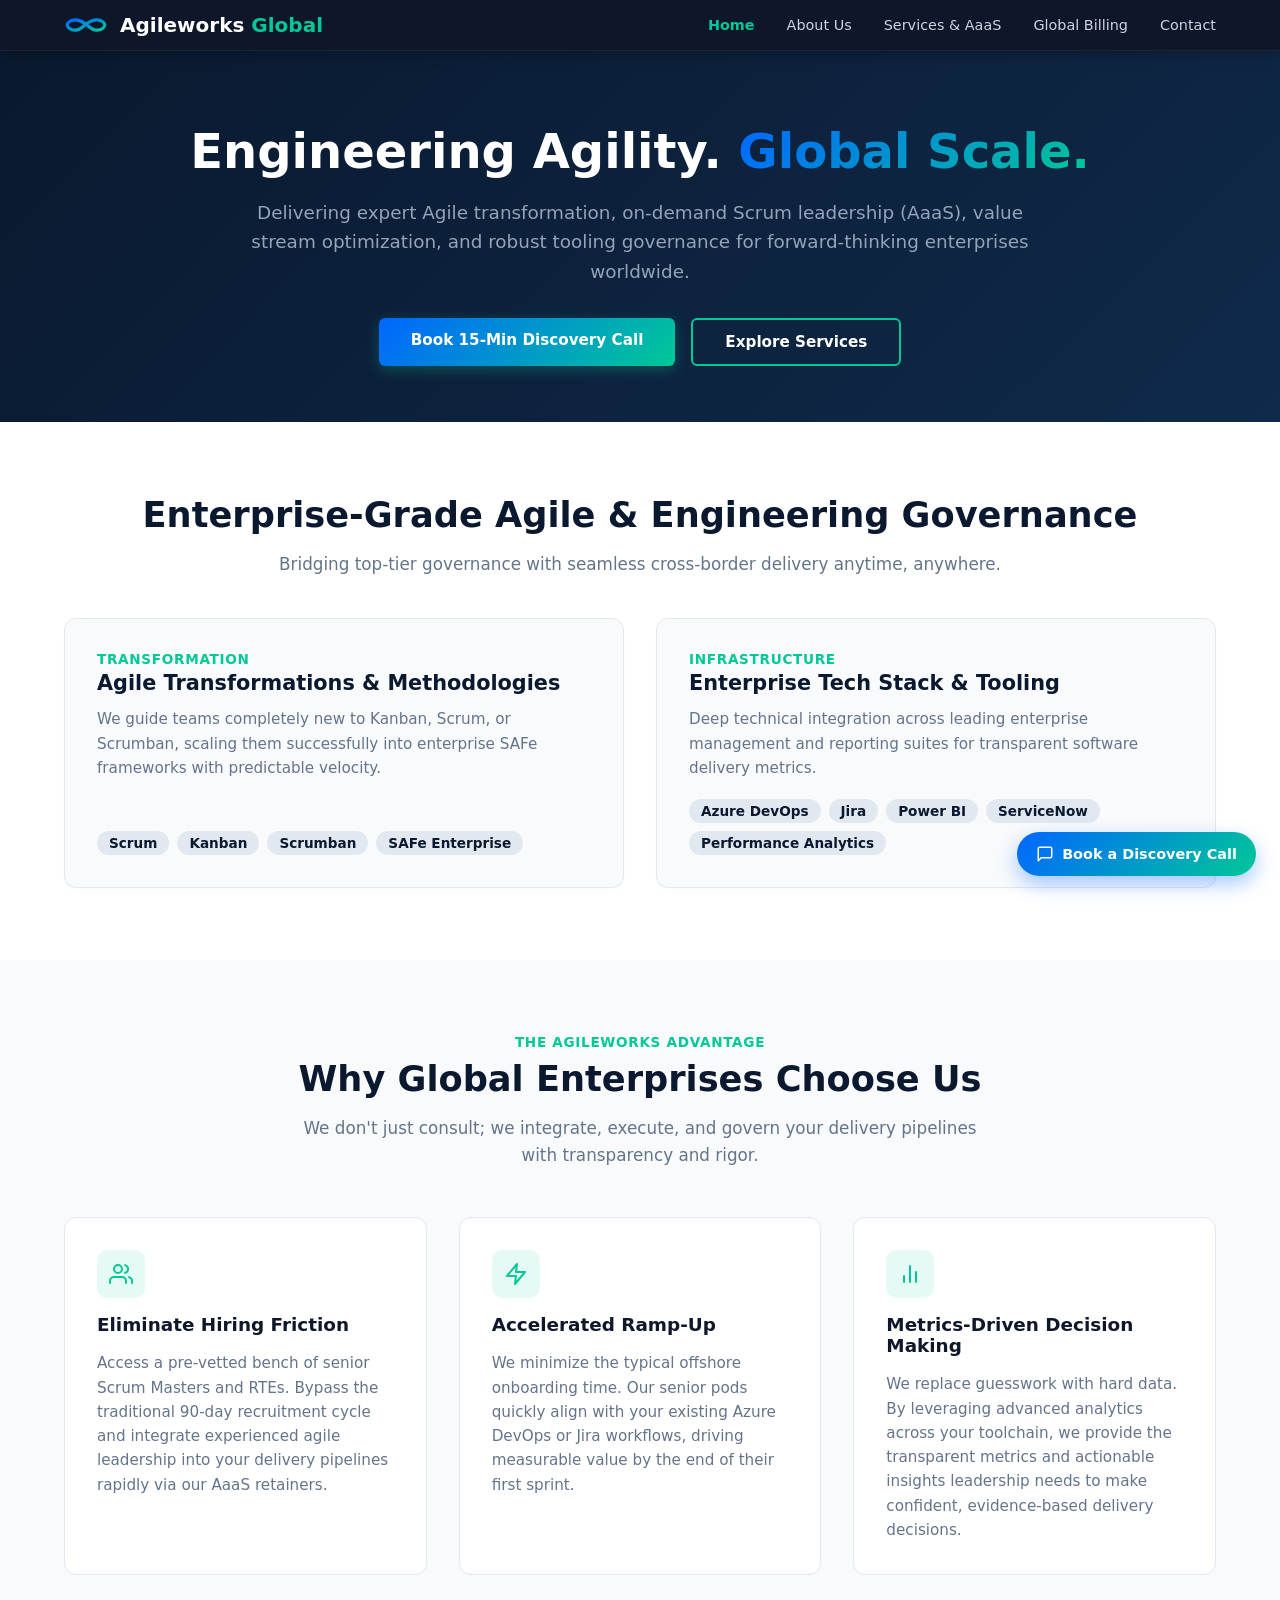
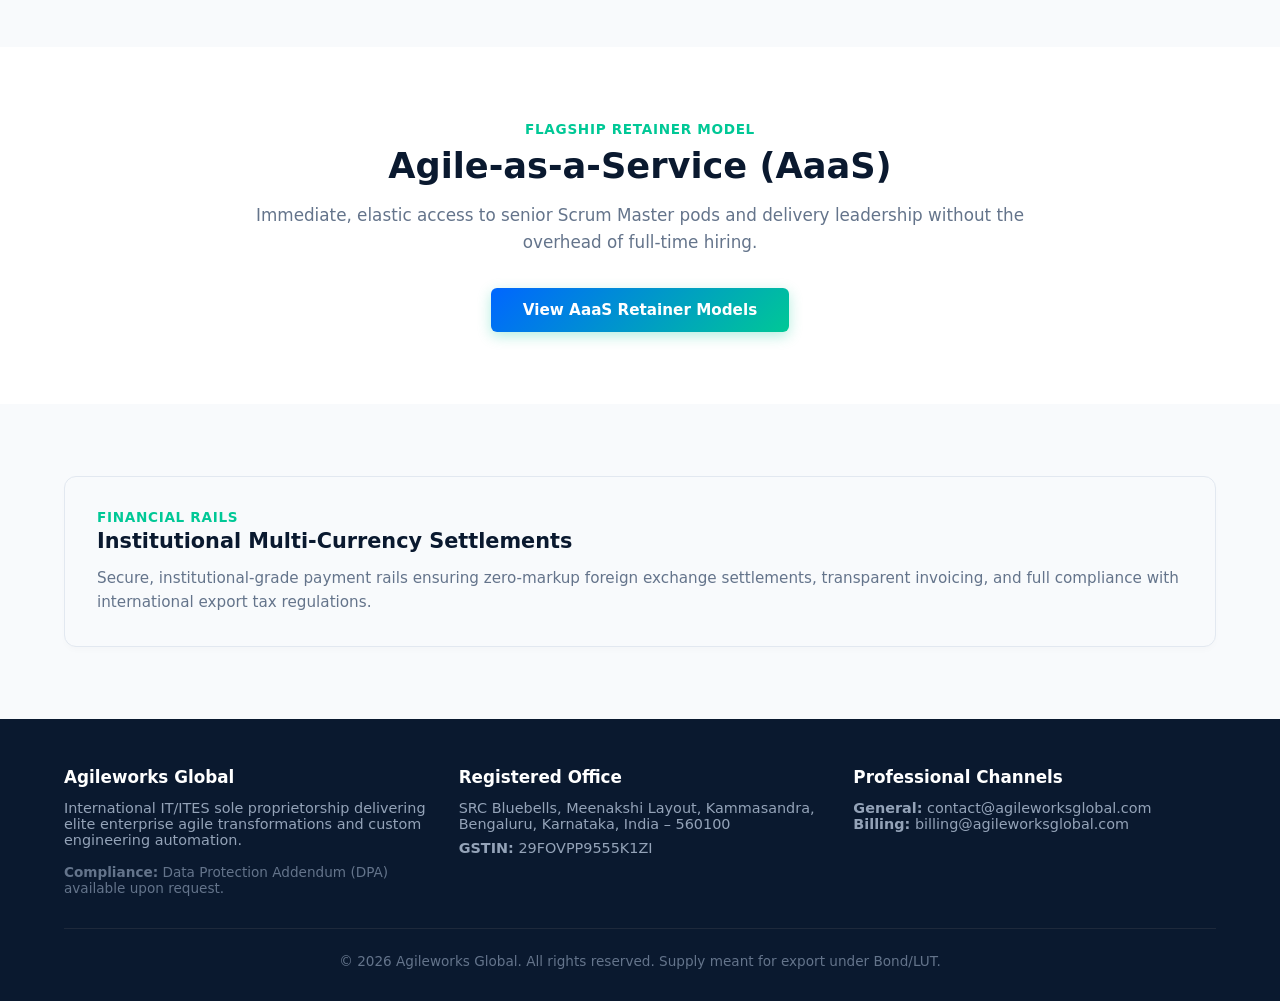
<file: index.html>
<!DOCTYPE html>
<html lang="en">
<head>
  <meta charset="UTF-8">
  <meta name="viewport" content="width=device-width, initial-scale=1.0">
  <meta name="description" content="AgileWorks Global delivers elite Agile-as-a-Service (AaaS), SAFe transformations, and enterprise Azure DevOps/Jira tooling governance. Seamless, compliant offshore delivery for global enterprises.">
  <title>Agileworks Global | Engineering Agility. Global Scale.</title>
  <link rel="stylesheet" href="css/style.css">
  <style>
    /* Custom inline styles matching your portfolio hover effects and green tags */
    .card {
      transition: all 0.3s ease-in-out;
      cursor: pointer;
    }
    .card:hover {
      border-color: #00C896 !important;
      box-shadow: 0 10px 25px -5px rgba(0, 200, 150, 0.15);
    }
    .section-tag {
      display: block;
      font-size: 0.85rem;
      font-weight: 700;
      color: #00C896;
      letter-spacing: 0.05em;
      margin-bottom: 4px;
      text-transform: uppercase;
    }

    /* --- FIXED: Sticky header that MATCHES your dark theme --- */
    header {
      position: sticky;
      top: 0;
      z-index: 1000;
      background: rgba(15, 23, 42, 0.97);
      backdrop-filter: blur(8px);
      -webkit-backdrop-filter: blur(8px);
      box-shadow: 0 2px 14px rgba(0, 0, 0, 0.30);
      border-bottom: 1px solid rgba(255, 255, 255, 0.06);
    }
    .logo-text { color: #ffffff !important; }
    .logo-text span { color: #00C896 !important; }
    header nav a { color: #cbd5e1 !important; }
    header nav a:hover { color: #ffffff !important; }
    header nav a.active { color: #00C896 !important; }

    /* --- NEW: Advantage Grid (Replaces weak metrics) --- */
    .advantage-grid {
      display: grid; 
      grid-template-columns: repeat(auto-fit, minmax(300px, 1fr));
      gap: 2rem; 
      margin-top: 2rem;
    }
    .advantage-card {
      padding: 2rem; 
      background: #ffffff;
      border: 1px solid #e2e8f0; 
      border-radius: 12px; 
      transition: all 0.3s ease;
      display: flex;
      flex-direction: column;
      gap: 1rem;
    }
    .advantage-card:hover {
      border-color: #00C896; 
      transform: translateY(-4px);
      box-shadow: 0 10px 25px -5px rgba(0, 200, 150, 0.15);
    }
    .advantage-icon {
      width: 48px;
      height: 48px;
      background: rgba(0, 200, 150, 0.1);
      border-radius: 10px;
      display: flex;
      align-items: center;
      justify-content: center;
      color: #00C896;
    }
    .advantage-card h4 {
      margin: 0;
      font-size: 1.15rem;
      color: #0f172a;
    }
    .advantage-card p {
      margin: 0;
      color: #64748b;
      font-size: 0.95rem;
      line-height: 1.6;
    }

    /* --- Floating CTA --- */
    .chat-prompt {
      position: fixed; bottom: 24px; right: 24px;
      background: linear-gradient(135deg, #0066FF, #00C896); color: #fff;
      padding: 0.8rem 1.2rem; border-radius: 50px;
      box-shadow: 0 8px 20px rgba(0, 102, 255, 0.35);
      font-weight: 600; font-size: 0.9rem; display: flex; align-items: center;
      gap: 8px; cursor: pointer; transition: transform 0.2s; z-index: 999;
      text-decoration: none;
    }
    .chat-prompt:hover { transform: scale(1.05); }
  </style>
</head>
<body>

  <header>
    <a href="index.html" class="logo-container">
      <svg xmlns="http://www.w3.org/2000/svg" viewBox="0 0 110 50" width="44" height="22">
        <defs>
          <linearGradient id="infGrad" x1="0%" y1="0%" x2="100%" y2="100%">
            <stop offset="0%" stop-color="#0066FF"/>
            <stop offset="100%" stop-color="#00C896"/>
          </linearGradient>
        </defs>
        <path d="M 28,12 C 15,12 8,20 8,25 C 8,30 15,38 28,38 C 41,38 48,28 56,22 C 64,16 71,12 82,12 C 95,12 102,20 102,25 C 102,30 95,38 82,38 C 69,38 62,28 54,22 C 46,16 41,12 28,12 Z" fill="none" stroke="url(#infGrad)" stroke-width="8" stroke-linecap="round"/>
      </svg>
      <span class="logo-text">Agileworks <span>Global</span></span>
    </a>
    <nav>
      <a href="index.html" class="active">Home</a>
      <a href="about.html">About Us</a>
      <a href="services.html">Services &amp; AaaS</a>
      <a href="global.html">Global Billing</a>
      <a href="contact.html">Contact</a>
    </nav>
  </header>

  <main>
    <!-- Hero Section -->
    <section class="hero">
      <h1>Engineering Agility. <span>Global Scale.</span></h1>
      <p>Delivering expert Agile transformation, on-demand Scrum leadership (AaaS), value stream optimization, and robust tooling governance for forward-thinking enterprises worldwide.</p>
      <div class="btn-group">
        <a href="contact.html" class="btn-primary">Book 15-Min Discovery Call</a>
        <a href="services.html" class="btn-outline">Explore Services</a>
      </div>
    </section>

    <!-- Highlights Section -->
    <section id="highlights">
      <div class="container">
        <h2 class="section-title">Enterprise-Grade Agile &amp; Engineering Governance</h2>
        <p class="section-subtitle">Bridging top-tier governance with seamless cross-border delivery anytime, anywhere.</p>
        <div class="grid-2">
          <div class="card">
            <div>
              <span class="section-tag">Transformation</span>
              <h3 style="margin-top: 0;">Agile Transformations &amp; Methodologies</h3>
              <p>We guide teams completely new to Kanban, Scrum, or Scrumban, scaling them successfully into enterprise SAFe frameworks with predictable velocity.</p>
            </div>
            <div class="badge-list" style="margin-top: 1.2rem;">
              <span class="badge">Scrum</span><span class="badge">Kanban</span><span class="badge">Scrumban</span><span class="badge">SAFe Enterprise</span>
            </div>
          </div>
          <div class="card">
            <div>
              <span class="section-tag">Infrastructure</span>
              <h3 style="margin-top: 0;">Enterprise Tech Stack &amp; Tooling</h3>
              <p>Deep technical integration across leading enterprise management and reporting suites for transparent software delivery metrics.</p>
            </div>
            <div class="badge-list" style="margin-top: 1.2rem;">
              <span class="badge">Azure DevOps</span><span class="badge">Jira</span><span class="badge">Power BI</span><span class="badge">ServiceNow</span><span class="badge">Performance Analytics</span>
            </div>
          </div>
        </div>
      </div>
    </section>

           <!-- UPDATED: The AgileWorks Advantage (Highly Realistic & Trust-Building) -->
    <section class="bg-slate">
      <div class="container">
        <div style="text-align: center; margin-bottom: 3rem;">
          <span class="section-tag" style="display: inline-block; margin-bottom: 8px;">The AgileWorks Advantage</span>
          <h2 class="section-title" style="margin-top: 0;">Why Global Enterprises Choose Us</h2>
          <p class="section-subtitle" style="max-width: 700px; margin: 0 auto;">We don't just consult; we integrate, execute, and govern your delivery pipelines with transparency and rigor.</p>
        </div>
        
        <div class="advantage-grid">
          <div class="advantage-card">
            <div class="advantage-icon">
              <svg xmlns="http://www.w3.org/2000/svg" width="24" height="24" viewBox="0 0 24 24" fill="none" stroke="currentColor" stroke-width="2" stroke-linecap="round" stroke-linejoin="round"><path d="M17 21v-2a4 4 0 0 0-4-4H5a4 4 0 0 0-4 4v2"></path><circle cx="9" cy="7" r="4"></circle><path d="M23 21v-2a4 4 0 0 0-3-3.87"></path><path d="M16 3.13a4 4 0 0 1 0 7.75"></path></svg>
            </div>
            <h4>Eliminate Hiring Friction</h4>
            <p>Access a pre-vetted bench of senior Scrum Masters and RTEs. Bypass the traditional 90-day recruitment cycle and integrate experienced agile leadership into your delivery pipelines rapidly via our AaaS retainers.</p>
          </div>
          
          <div class="advantage-card">
            <div class="advantage-icon">
              <svg xmlns="http://www.w3.org/2000/svg" width="24" height="24" viewBox="0 0 24 24" fill="none" stroke="currentColor" stroke-width="2" stroke-linecap="round" stroke-linejoin="round"><polygon points="13 2 3 14 12 14 11 22 21 10 12 10 13 2"></polygon></svg>
            </div>
            <h4>Accelerated Ramp-Up</h4>
            <p>We minimize the typical offshore onboarding time. Our senior pods quickly align with your existing Azure DevOps or Jira workflows, driving measurable value by the end of their first sprint.</p>
          </div>
          
                    <!-- Card 3: Outcome (Data & Metrics Focus) -->
          <div class="advantage-card">
            <div class="advantage-icon">
              <!-- Changed to a Data/Analytics Icon -->
              <svg xmlns="http://www.w3.org/2000/svg" width="24" height="24" viewBox="0 0 24 24" fill="none" stroke="currentColor" stroke-width="2" stroke-linecap="round" stroke-linejoin="round"><line x1="18" y1="20" x2="18" y2="10"></line><line x1="12" y1="20" x2="12" y2="4"></line><line x1="6" y1="20" x2="6" y2="14"></line></svg>
            </div>
            <h4>Metrics-Driven Decision Making</h4>
            <p>We replace guesswork with hard data. By leveraging advanced analytics across your toolchain, we provide the transparent metrics and actionable insights leadership needs to make confident, evidence-based delivery decisions.</p>
          </div>
        </div>
      </div>
    </section>

    <!-- AaaS Section -->
    <section>
      <div class="container" style="text-align: center;">
        <span class="section-tag" style="display: inline-block; margin-bottom: 8px;">Flagship Retainer Model</span>
        <h2 class="section-title" style="margin-top: 0;">Agile-as-a-Service (AaaS)</h2>
        <p class="section-subtitle" style="max-width: 800px; margin: 0 auto 2rem auto;">Immediate, elastic access to senior Scrum Master pods and delivery leadership without the overhead of full-time hiring.</p>
        <a href="services.html" class="btn-primary">View AaaS Retainer Models</a>
      </div>
    </section>

    <!-- Financial Rails Section -->
    <section class="bg-slate">
                <!-- Financial Rails Card -->
          <div class="card">
            <div>
              <span class="section-tag">Financial Rails</span>
              <h3 style="margin-top: 0;">Institutional Multi-Currency Settlements</h3>
              <p>Secure, institutional-grade payment rails ensuring zero-markup foreign exchange settlements, transparent invoicing, and full compliance with international export tax regulations.</p>
            </div>
          </div>
    </section>
  </main>

  <footer>
    <div class="footer-grid">
      <div>
        <h4>Agileworks Global</h4>
        <p>International IT/ITES sole proprietorship delivering elite enterprise agile transformations and custom engineering automation.</p>
        <p style="margin-top: 1rem; font-size: 0.85rem; color: #64748b;"><strong>Compliance:</strong> Data Protection Addendum (DPA) available upon request.</p>
      </div>
      <div>
        <h4>Registered Office</h4>
        <p>SRC Bluebells, Meenakshi Layout, Kammasandra, Bengaluru, Karnataka, India – 560100</p>
        <p style="margin-top: 0.5rem;"><strong>GSTIN:</strong> 29FOVPP9555K1ZI</p>
      </div>
      <div>
        <h4>Professional Channels</h4>
        <p><strong>General:</strong> contact@agileworksglobal.com</p>
        <p><strong>Billing:</strong> billing@agileworksglobal.com</p>
      </div>
    </div>
    <div class="footer-bottom">&copy; 2026 Agileworks Global. All rights reserved. Supply meant for export under Bond/LUT.</div>
  </footer>

  <!-- Floating CTA -->
  <a href="contact.html" class="chat-prompt">
    <svg xmlns="http://www.w3.org/2000/svg" width="18" height="18" viewBox="0 0 24 24" fill="none" stroke="currentColor" stroke-width="2" stroke-linecap="round" stroke-linejoin="round"><path d="M21 15a2 2 0 0 1-2 2H7l-4 4V5a2 2 0 0 1 2-2h14a2 2 0 0 1 2 2z"></path></svg>
    Book a Discovery Call
  </a>

</body>
</html>
</file>
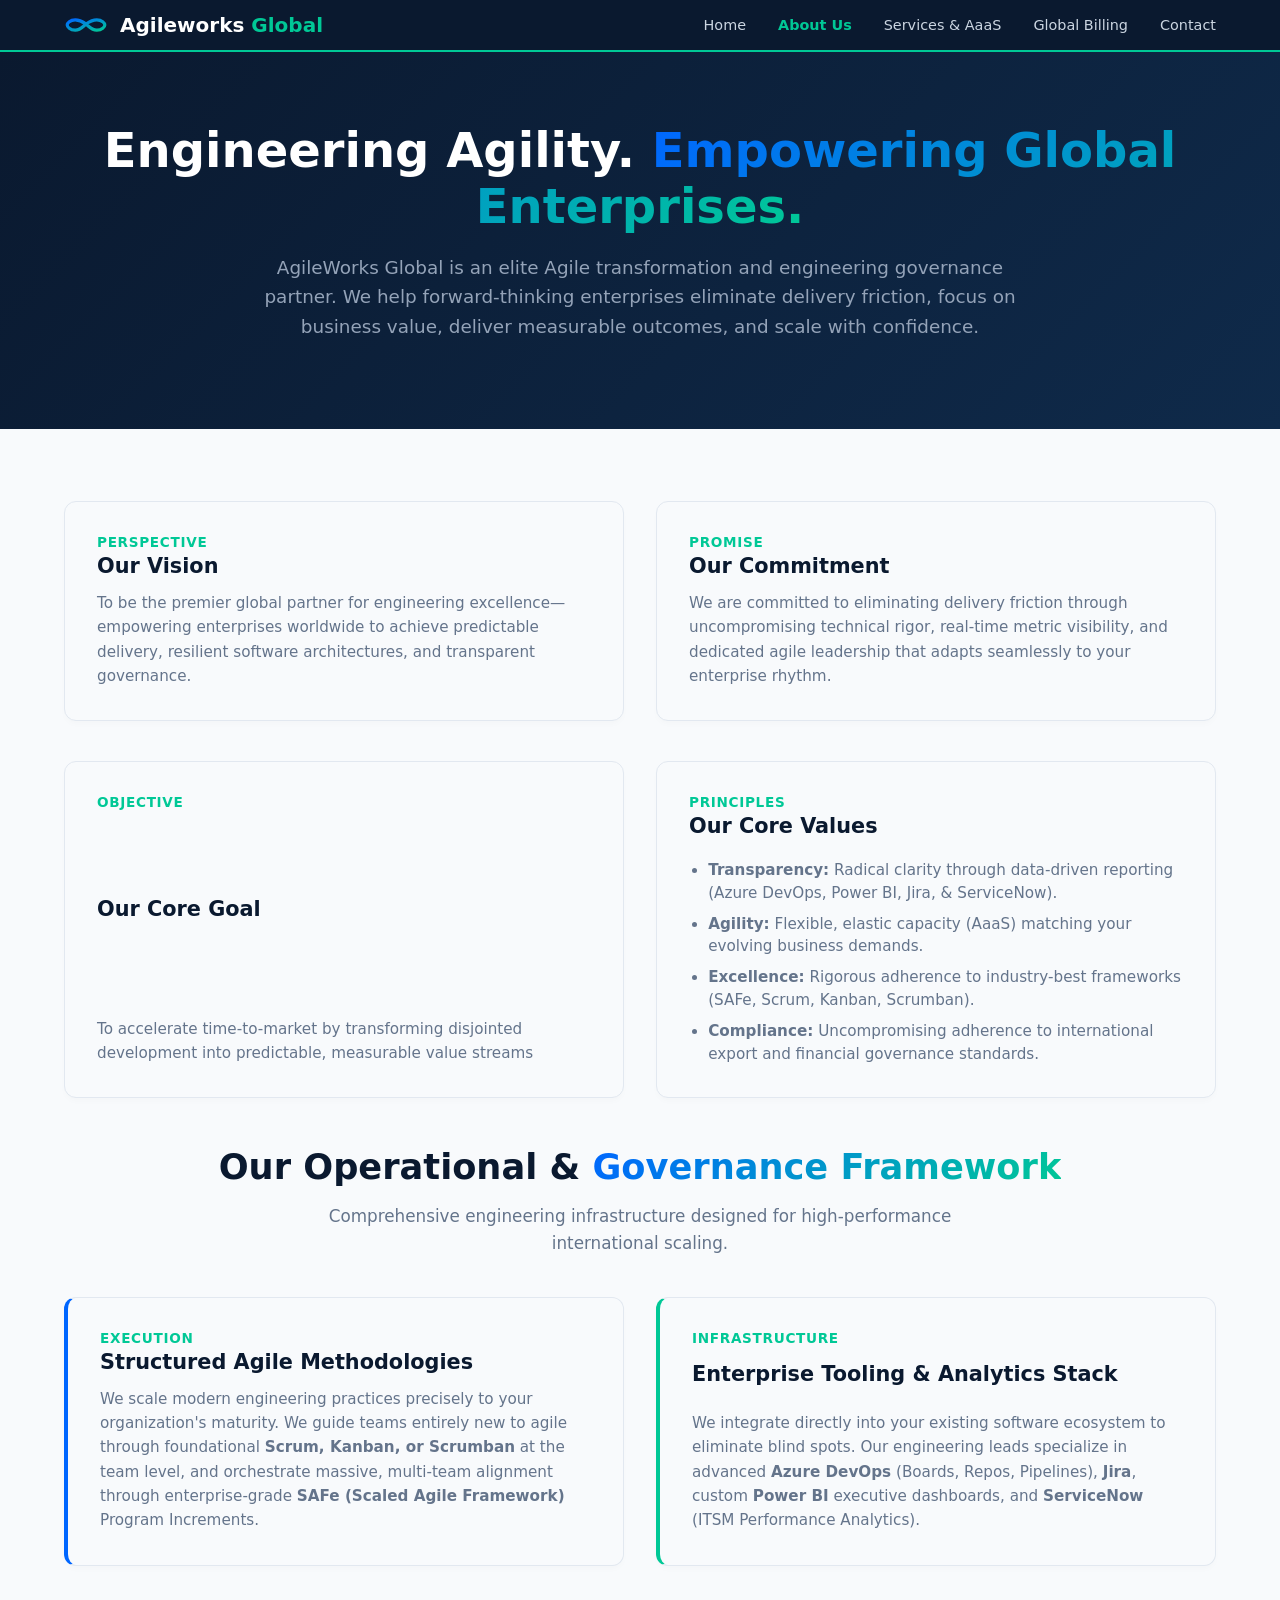
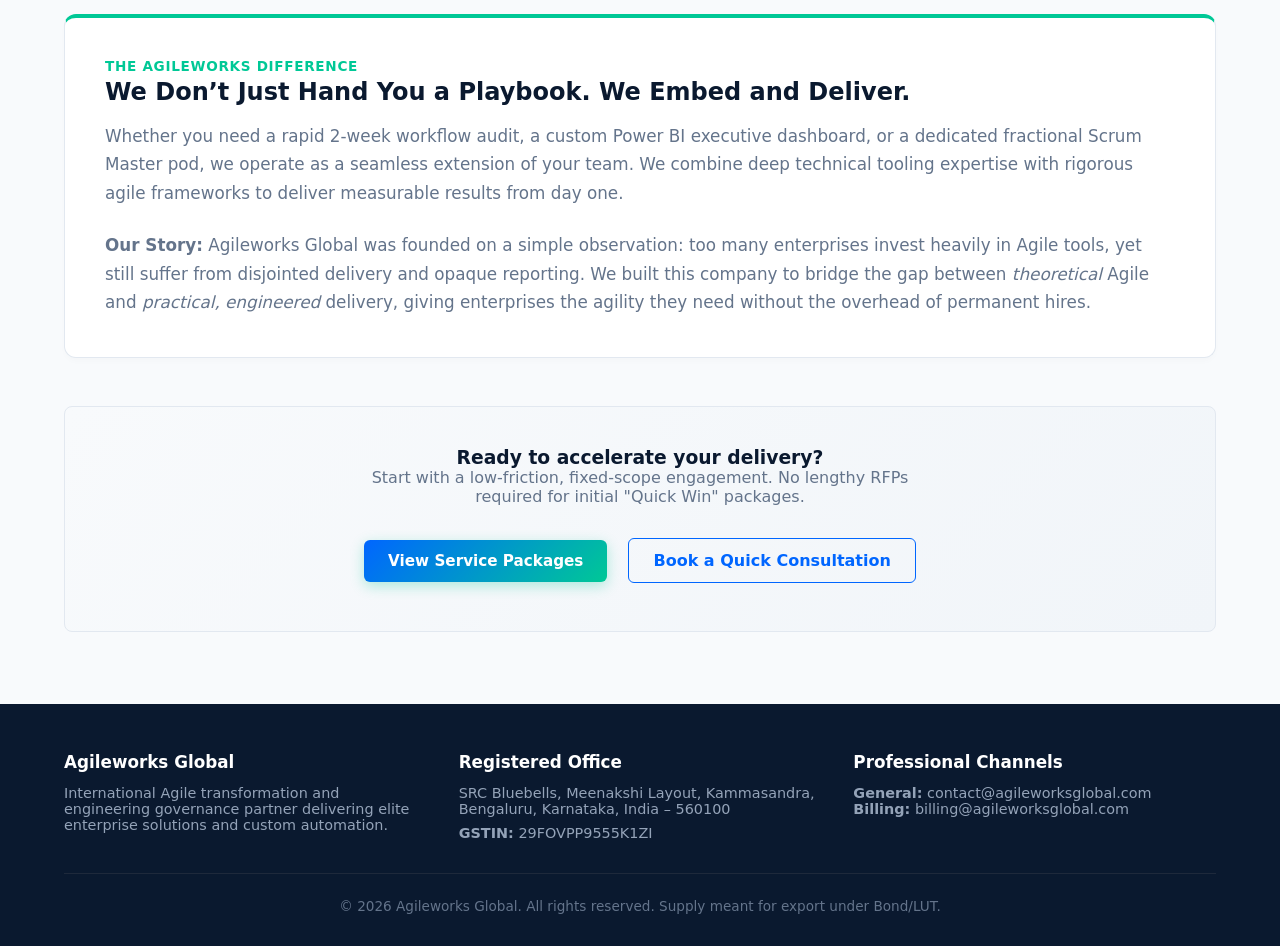
<file: about.html>
<!DOCTYPE html>
<html lang="en">
<head>
  <meta charset="UTF-8">
  <meta name="viewport" content="width=device-width, initial-scale=1.0">
  <title>About Us | Agileworks Global</title>
  <link rel="stylesheet" href="css/style.css">
  <style>
    /* Custom inline styles matching your service cards hover effect and green tags */
    .card {
      transition: all 0.3s ease-in-out;
    }
    .card:hover {
      border-color: #00C896 !important;
      box-shadow: 0 10px 25px -5px rgba(0, 200, 150, 0.15);
    }
    .section-tag {
      display: block;
      font-size: 0.85rem;
      font-weight: 700;
      color: #00C896;
      letter-spacing: 0.05em;
      margin-bottom: 4px;
      text-transform: uppercase;
    }
    /* CTA Styles */
    .cta-box {
      background: linear-gradient(135deg, #f8fafc 0%, #f1f5f9 100%);
      border: 1px solid #e2e8f0;
      border-radius: 8px;
      padding: 2.5rem;
      text-align: center;
      margin-top: 3rem;
    }
    .btn-primary {
      display: inline-block;
      background-color: #00C896;
      color: #ffffff;
      padding: 0.75rem 1.5rem;
      border-radius: 6px;
      text-decoration: none;
      font-weight: 600;
      margin: 0.5rem;
      transition: background-color 0.3s ease;
    }
    .btn-primary:hover {
      background-color: #00a87d;
    }
    .btn-secondary {
      display: inline-block;
      background-color: transparent;
      color: #0066FF;
      padding: 0.75rem 1.5rem;
      border-radius: 6px;
      text-decoration: none;
      font-weight: 600;
      margin: 0.5rem;
      border: 1px solid #0066FF;
      transition: all 0.3s ease;
    }
    .btn-secondary:hover {
      background-color: #0066FF;
      color: #ffffff;
    }
  </style>
</head>
<body>

  <header>
    <a href="index.html" class="logo-container">
      <svg xmlns="http://www.w3.org/2000/svg" viewBox="0 0 110 50" width="44" height="22">
        <defs>
          <linearGradient id="infGrad" x1="0%" y1="0%" x2="100%" y2="100%">
            <stop offset="0%" stop-color="#0066FF"/>
            <stop offset="100%" stop-color="#00C896"/>
          </linearGradient>
        </defs>
        <path d="M 28,12 C 15,12 8,20 8,25 C 8,30 15,38 28,38 C 41,38 48,28 56,22 C 64,16 71,12 82,12 C 95,12 102,20 102,25 C 102,30 95,38 82,38 C 69,38 62,28 54,22 C 46,16 41,12 28,12 Z" fill="none" stroke="url(#infGrad)" stroke-width="8" stroke-linecap="round"/>
      </svg>
      <span class="logo-text">Agileworks <span>Global</span></span>
    </a>
    <nav>
      <a href="index.html">Home</a>
      <a href="about.html" class="active">About Us</a>
      <a href="services.html">Services &amp; AaaS</a>
      <a href="global.html">Global Billing</a>
      <a href="contact.html">Contact</a>
    </nav>
  </header>

  <main>
    <section class="hero">
      <h1>Engineering Agility. <span class="gradient-text">Empowering Global Enterprises.</span></h1>
      <p>AgileWorks Global is an elite Agile transformation and engineering governance partner. We help forward-thinking enterprises eliminate delivery friction, focus on business value, deliver measurable outcomes, and scale with confidence.</p>
    </section>

    <section class="bg-slate">
      <div class="container">
        <!-- Row 1: Vision & Commitment -->
        <div class="grid-2" style="margin-bottom: 2.5rem;">
          <div class="card" style="padding: 2rem;">
            <span class="section-tag">Perspective</span>
            <h3 style="margin-top: 0;">Our Vision</h3>
            <p style="color: #64748B; line-height: 1.6;">To be the premier global partner for engineering excellence—empowering enterprises worldwide to achieve predictable delivery, resilient software architectures, and transparent governance.</p>
          </div>
          <div class="card" style="padding: 2rem;">
            <span class="section-tag">Promise</span>
            <h3 style="margin-top: 0;">Our Commitment</h3>
            <p style="color: #64748B; line-height: 1.6;">We are committed to eliminating delivery friction through uncompromising technical rigor, real-time metric visibility, and dedicated agile leadership that adapts seamlessly to your enterprise rhythm.</p>
          </div>
        </div>

        <!-- Row 2: Core Goal & Core Values -->
        <div class="grid-2" style="margin-bottom: 3rem;">
          <div class="card" style="padding: 2rem;">
            <span class="section-tag">Objective</span>
            <h3 style="margin-top: 0;">Our Core Goal</h3>
            <p style="color: #64748B; line-height: 1.6;">To accelerate time-to-market by transforming disjointed development into predictable, measurable value streams</p>
          </div>
          <div class="card" style="padding: 2rem;">
            <span class="section-tag">Principles</span>
            <h3 style="margin-top: 0;">Our Core Values</h3>
            <ul style="margin-top: 0.5rem; padding-left: 1.2rem; color: #64748B; display: flex; flex-direction: column; gap: 8px; font-size: 0.95rem; line-height: 1.5;">
              <li><strong>Transparency:</strong> Radical clarity through data-driven reporting (Azure DevOps, Power BI, Jira, &amp; ServiceNow).</li>
              <li><strong>Agility:</strong> Flexible, elastic capacity (AaaS) matching your evolving business demands.</li>
              <li><strong>Excellence:</strong> Rigorous adherence to industry-best frameworks (SAFe, Scrum, Kanban, Scrumban).</li>
              <li><strong>Compliance:</strong> Uncompromising adherence to international export and financial governance standards.</li>
            </ul>
          </div>
        </div>

        <!-- Row 3: Operational & Governance Framework -->
        <h2 class="section-title" style="text-align: center; margin-bottom: 1rem;">
          Our Operational &amp; <span class="gradient-text">Governance Framework</span>
        </h2>
        <p class="section-subtitle" style="text-align: center; max-width: 700px; margin: 0 auto 2.5rem auto;">Comprehensive engineering infrastructure designed for high-performance international scaling.</p>
        
        <div class="grid-2" style="margin-bottom: 3rem;">
          <div class="card" style="padding: 2rem; border-left: 4px solid #0066FF;">
            <span class="section-tag">Execution</span>
            <h3 style="margin-top: 0;">Structured Agile Methodologies</h3>
            <p style="color: #64748B; line-height: 1.6;">We scale modern engineering practices precisely to your organization's maturity. We guide teams entirely new to agile through foundational <strong>Scrum, Kanban, or Scrumban</strong> at the team level, and orchestrate massive, multi-team alignment through enterprise-grade <strong>SAFe (Scaled Agile Framework)</strong> Program Increments.</p>
          </div>
          <div class="card" style="padding: 2rem; border-left: 4px solid #00C896;">
            <span class="section-tag">Infrastructure</span>
            <h3 style="margin-top: 0;">Enterprise Tooling &amp; Analytics Stack</h3>
            <p style="color: #64748B; line-height: 1.6;">We integrate directly into your existing software ecosystem to eliminate blind spots. Our engineering leads specialize in advanced <strong>Azure DevOps</strong> (Boards, Repos, Pipelines), <strong>Jira</strong>, custom <strong>Power BI</strong> executive dashboards, and <strong>ServiceNow</strong> (ITSM Performance Analytics).</p>
          </div>
        </div>

        <!-- The AgileWorks Difference -->
        <div class="card" style="padding: 2.5rem; background: #ffffff; border-top: 4px solid #00C896; margin-bottom: 3rem;">
          <span class="section-tag">The Agileworks Difference</span>
          <h2 style="color: var(--primary-dark, #0f172a); font-size: 1.5rem; margin-top: 0; margin-bottom: 1rem;">
            We Don’t Just Hand You a Playbook. We Embed and Deliver.
          </h2>
          <p style="color: #64748B; line-height: 1.7; font-size: 1.05rem; margin-bottom: 1.5rem;">
            Whether you need a rapid 2-week workflow audit, a custom Power BI executive dashboard, or a dedicated fractional Scrum Master pod, we operate as a seamless extension of your team. We combine deep technical tooling expertise with rigorous agile frameworks to deliver measurable results from day one.
          </p>
          <p style="color: #64748B; line-height: 1.7; font-size: 1.05rem;">
            <strong>Our Story:</strong> Agileworks Global was founded on a simple observation: too many enterprises invest heavily in Agile tools, yet still suffer from disjointed delivery and opaque reporting. We built this company to bridge the gap between <em>theoretical</em> Agile and <em>practical, engineered</em> delivery, giving enterprises the agility they need without the overhead of permanent hires.
          </p>
        </div>

        <!-- Strategic CTA -->
        <div class="cta-box">
          <h3 style="color: var(--primary-dark, #0f172a); margin-top: 0;">Ready to accelerate your delivery?</h3>
          <p style="color: #64748B; max-width: 600px; margin: 0 auto 1.5rem auto;">
            Start with a low-friction, fixed-scope engagement. No lengthy RFPs required for initial "Quick Win" packages.
          </p>
          <a href="services.html" class="btn-primary">View Service Packages</a>
          <a href="contact.html" class="btn-secondary">Book a Quick Consultation</a>
        </div>

      </div>
    </section>
  </main>

  <footer>
    <div class="footer-grid">
      <div>
        <h4>Agileworks Global</h4>
        <p>International Agile transformation and engineering governance partner delivering elite enterprise solutions and custom automation.</p>
      </div>
      <div>
        <h4>Registered Office</h4>
        <p>SRC Bluebells, Meenakshi Layout, Kammasandra, Bengaluru, Karnataka, India – 560100</p>
        <p style="margin-top: 0.5rem;"><strong>GSTIN:</strong> 29FOVPP9555K1ZI</p>
      </div>
      <div>
        <h4>Professional Channels</h4>
        <p><strong>General:</strong> contact@agileworksglobal.com</p>
        <p><strong>Billing:</strong> billing@agileworksglobal.com</p>
      </div>
    </div>
    <div class="footer-bottom">
      &copy; 2026 Agileworks Global. All rights reserved. Supply meant for export under Bond/LUT.
    </div>
  </footer>

</body>
</html>
</file>
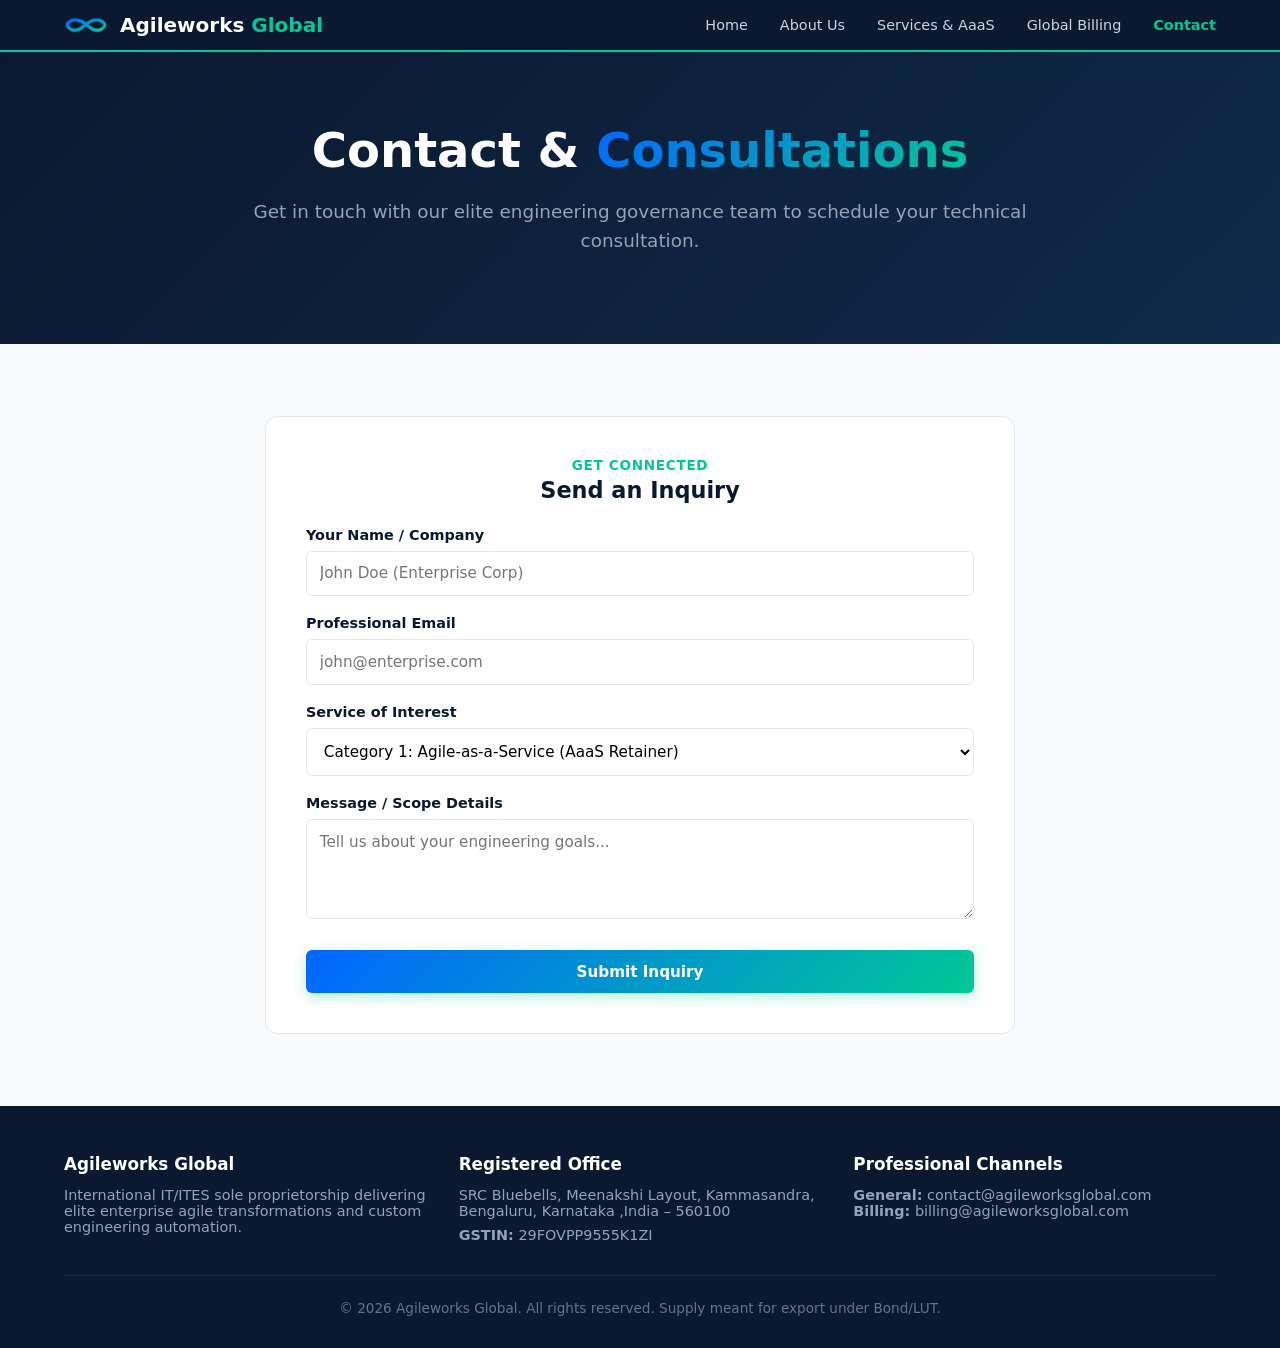
<file: contact.html>
<!DOCTYPE html>
<html lang="en">
<head>
  <meta charset="UTF-8">
  <meta name="viewport" content="width=device-width, initial-scale=1.0">
  <title>Contact &amp; Consultations | Agileworks Global</title>
  <link rel="stylesheet" href="css/style.css">
  <style>
    /* Custom inline styles matching your site's hover effects and green tags */
    .form-card {
      transition: all 0.3s ease-in-out;
    }
    .form-card:hover {
      border-color: #00C896 !important;
      box-shadow: 0 10px 25px -5px rgba(0, 200, 150, 0.15);
    }
    .section-tag {
      display: block;
      font-size: 0.85rem;
      font-weight: 700;
      color: #00C896;
      letter-spacing: 0.05em;
      margin-bottom: 4px;
      text-transform: uppercase;
      text-align: center;
    }
  </style>
</head>
<body>

  <header>
    <a href="index.html" class="logo-container">
      <svg xmlns="http://www.w3.org/2000/svg" viewBox="0 0 110 50" width="44" height="22">
        <defs>
          <linearGradient id="infGrad" x1="0%" y1="0%" x2="100%" y2="100%">
            <stop offset="0%" stop-color="#0066FF"/>
            <stop offset="100%" stop-color="#00C896"/>
          </linearGradient>
        </defs>
        <path d="M 28,12 C 15,12 8,20 8,25 C 8,30 15,38 28,38 C 41,38 48,28 56,22 C 64,16 71,12 82,12 C 95,12 102,20 102,25 C 102,30 95,38 82,38 C 69,38 62,28 54,22 C 46,16 41,12 28,12 Z" fill="none" stroke="url(#infGrad)" stroke-width="8" stroke-linecap="round"/>
      </svg>
      <span class="logo-text">Agileworks <span>Global</span></span>
    </a>
    <nav>
      <a href="index.html">Home</a>
      <a href="about.html">About Us</a>
      <a href="services.html">Services &amp; AaaS</a>
      <a href="global.html">Global Billing</a>
      <a href="contact.html" class="active">Contact</a>
    </nav>
  </header>

  <main>
    <section class="hero">
      <h1>Contact &amp; <span class="gradient-text">Consultations</span></h1>
      <p>Get in touch with our elite engineering governance team to schedule your technical consultation.</p>
    </section>

    <section class="bg-slate">
      <div class="container">
        <div class="form-card">
          <span class="section-tag">Get Connected</span>
          <h3 style="margin-bottom: 1.5rem; text-align: center; color: var(--primary-dark); font-size: 1.4rem; margin-top: 0;">Send an Inquiry</h3>
          
          <form action="https://api.web3forms.com/submit" method="POST">
            <!-- Your Web3Forms Access Key -->
            <input type="hidden" name="access_key" value="177a5282-1819-4b4c-8deb-c5d684bdbe59">
            
            <!-- Anti-spam honeypot -->
            <input type="checkbox" name="botcheck" class="hidden" style="display: none;">

            <div class="form-group">
              <label for="name">Your Name / Company</label>
              <input type="text" id="name" name="Name" required placeholder="John Doe (Enterprise Corp)">
            </div>
            
            <div class="form-group">
              <label for="email">Professional Email</label>
              <input type="email" id="email" name="Email" required placeholder="john@enterprise.com">
            </div>
            
            <div class="form-group">
              <label for="service">Service of Interest</label>
              <select id="service" name="Service_Interest">
                <option selected>Category 1: Agile-as-a-Service (AaaS Retainer)</option>
                <option>Category 2: Technical &amp; Tooling Governance</option>
                <option>Category 3: Custom Engineering &amp; Automation</option>
                <option>Category 4: Enterprise Transformation (SAFe / Scrum / Kanban / Scrumban)</option>
                <option>Category 5: Advisory &amp; Audits (Fixed-Price)</option>
                <option>Category 6: Executive Advisory &amp; PMO Setup</option>
              </select>
            </div>
            
            <div class="form-group">
              <label for="message">Message / Scope Details</label>
              <textarea id="message" name="Message" rows="4" required placeholder="Tell us about your engineering goals..."></textarea>
            </div>
            
            <button type="submit" class="btn-primary" style="width: 100%; margin-top: 0.5rem;">Submit Inquiry</button>
          </form>

        </div>
      </div>
    </section>
  </main>

  <footer>
    <div class="footer-grid">
      <div>
        <h4>Agileworks Global</h4>
        <p>International IT/ITES sole proprietorship delivering elite enterprise agile transformations and custom engineering automation.</p>
      </div>
      <div>
        <h4>Registered Office</h4>
        <p>SRC Bluebells, Meenakshi Layout, Kammasandra, Bengaluru, Karnataka ,India – 560100</p>
        <p style="margin-top: 0.5rem;"><strong>GSTIN:</strong> 29FOVPP9555K1ZI</p>
      </div>
      <div>
        <h4>Professional Channels</h4>
        <p><strong>General:</strong> contact@agileworksglobal.com</p>
        <p><strong>Billing:</strong> billing@agileworksglobal.com</p>
      </div>
    </div>
    <div class="footer-bottom">
      &copy; 2026 Agileworks Global. All rights reserved. Supply meant for export under Bond/LUT.
    </div>
  </footer>

</body>
</html>
</file>
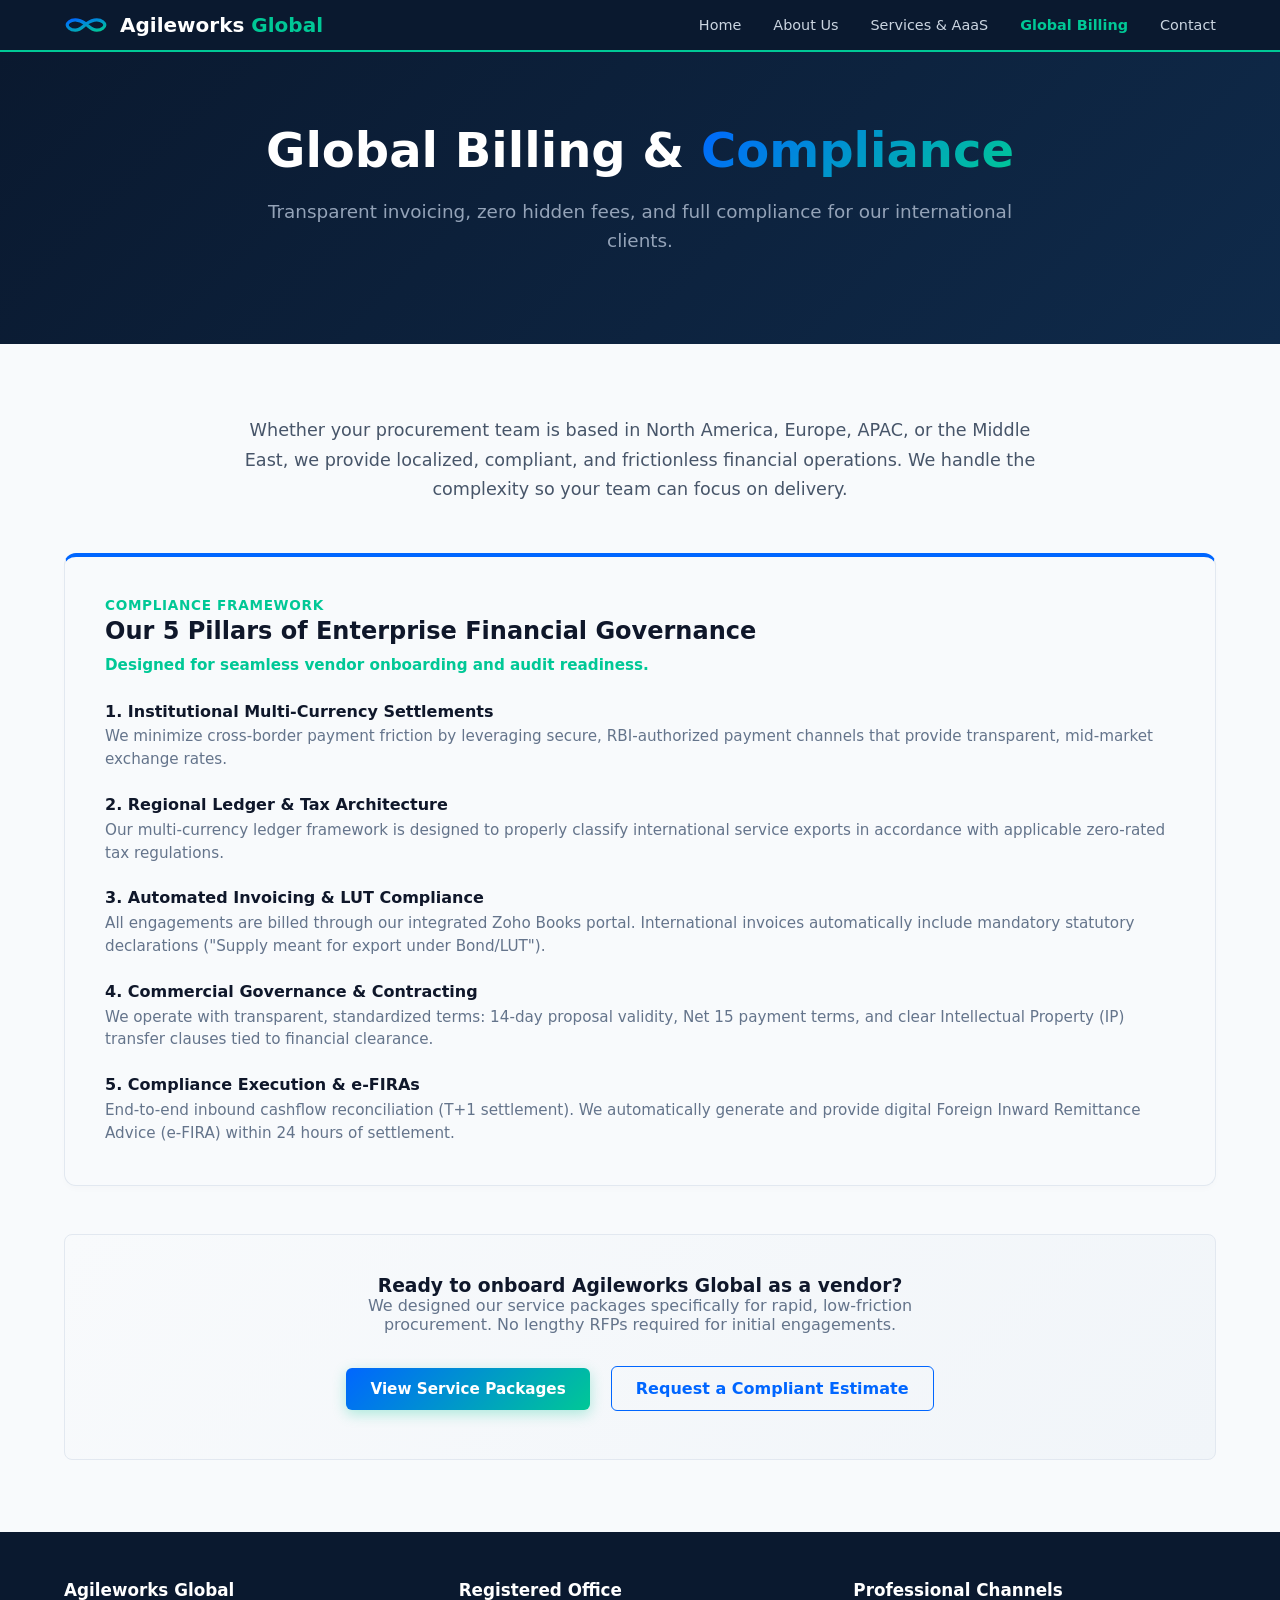
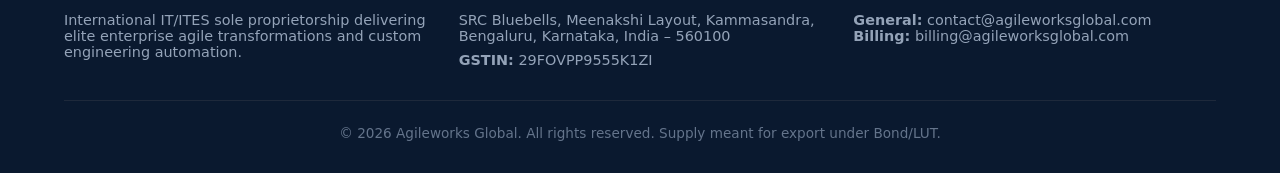
<file: global.html>
<!DOCTYPE html>
<html lang="en">
<head>
  <meta charset="UTF-8">
  <meta name="viewport" content="width=device-width, initial-scale=1.0">
  <title>Global Settlement &amp; Compliance | Agileworks Global</title>
  <link rel="stylesheet" href="css/style.css">
  <style>
    /* Custom inline styles matching your portfolio hover effects and green tags */
    .card {
      transition: all 0.3s ease-in-out;
      cursor: pointer;
    }
    .card:hover {
      border-color: #00C896 !important;
      box-shadow: 0 10px 25px -5px rgba(0, 200, 150, 0.15);
    }
    .section-tag {
      display: block;
      font-size: 0.85rem;
      font-weight: 700;
      color: #00C896;
      letter-spacing: 0.05em;
      margin-bottom: 4px;
      text-transform: uppercase;
    }
    .cta-box {
      background: linear-gradient(135deg, #f8fafc 0%, #f1f5f9 100%);
      border: 1px solid #e2e8f0;
      border-radius: 8px;
      padding: 2.5rem;
      text-align: center;
      margin-top: 3rem;
    }
    .btn-primary {
      display: inline-block;
      background-color: #00C896;
      color: #ffffff;
      padding: 0.75rem 1.5rem;
      border-radius: 6px;
      text-decoration: none;
      font-weight: 600;
      margin: 0.5rem;
      transition: background-color 0.3s ease;
    }
    .btn-primary:hover {
      background-color: #00a87d;
    }
    .btn-secondary {
      display: inline-block;
      background-color: transparent;
      color: #0066FF;
      padding: 0.75rem 1.5rem;
      border-radius: 6px;
      text-decoration: none;
      font-weight: 600;
      margin: 0.5rem;
      border: 1px solid #0066FF;
      transition: all 0.3s ease;
    }
    .btn-secondary:hover {
      background-color: #0066FF;
      color: #ffffff;
    }
  </style>
</head>
<body>

  <header>
    <a href="index.html" class="logo-container">
      <svg xmlns="http://www.w3.org/2000/svg" viewBox="0 0 110 50" width="44" height="22">
        <defs>
          <linearGradient id="infGrad" x1="0%" y1="0%" x2="100%" y2="100%">
            <stop offset="0%" stop-color="#0066FF"/>
            <stop offset="100%" stop-color="#00C896"/>
          </linearGradient>
        </defs>
        <path d="M 28,12 C 15,12 8,20 8,25 C 8,30 15,38 28,38 C 41,38 48,28 56,22 C 64,16 71,12 82,12 C 95,12 102,20 102,25 C 102,30 95,38 82,38 C 69,38 62,28 54,22 C 46,16 41,12 28,12 Z" fill="none" stroke="url(#infGrad)" stroke-width="8" stroke-linecap="round"/>
      </svg>
      <span class="logo-text">Agileworks <span>Global</span></span>
    </a>
    <nav>
      <a href="index.html">Home</a>
      <a href="about.html">About Us</a>
      <a href="services.html">Services &amp; AaaS</a>
      <a href="global.html" class="active">Global Billing</a>
      <a href="contact.html">Contact</a>
    </nav>
  </header>

  <main>
        <section class="hero">
      <h1>Global Billing &amp; <span class="gradient-text">Compliance</span></h1>
      <p>Transparent invoicing, zero hidden fees, and full compliance for our international clients.</p>
    </section>

    <section class="bg-slate">
      <div class="container">
        
        <!-- Single, powerful statement replacing the bulky list -->
        <div style="text-align: center; max-width: 800px; margin: 0 auto 3rem auto;">
          <p style="font-size: 1.1rem; color: #475569; line-height: 1.7;">
            Whether your procurement team is based in North America, Europe, APAC, or the Middle East, we provide localized, compliant, and frictionless financial operations. We handle the complexity so your team can focus on delivery.
          </p>
        </div>

        <!-- 5 Pillars of Compliance (The real star of the page) -->
        <div class="card" style="padding: 2.5rem; border-top: 4px solid #0066FF;">
          <span class="section-tag">Compliance Framework</span>
          <h2 style="color: #0f172a; font-size: 1.5rem; margin-top: 0; margin-bottom: 0.5rem;">
            Our 5 Pillars of Enterprise Financial Governance
          </h2>
          <p style="color: #00C896; font-weight: 600; margin-bottom: 1.5rem;">Designed for seamless vendor onboarding and audit readiness.</p>
          
          <div style="display: flex; flex-direction: column; gap: 1.5rem;">
            <div>
              <h4 style="color: #0f172a; margin-bottom: 0.3rem;">1. Institutional Multi-Currency Settlements</h4>
              <p style="color: #64748B; font-size: 0.95rem; line-height: 1.5;">We minimize cross-border payment friction by leveraging secure, RBI-authorized payment channels that provide transparent, mid-market exchange rates.</p>
            </div>
            
            <div>
            <h4 style="color: #0f172a; margin-bottom: 0.3rem;">2. Regional Ledger &amp; Tax Architecture</h4>
              <p style="color: #64748B; font-size: 0.95rem; line-height: 1.5;">Our multi-currency ledger framework is designed to properly classify international service exports in accordance with applicable zero-rated tax regulations.</p>
            </div>
            
            <div>
              <h4 style="color: #0f172a; margin-bottom: 0.3rem;">3. Automated Invoicing &amp; LUT Compliance</h4>
              <p style="color: #64748B; font-size: 0.95rem; line-height: 1.5;">All engagements are billed through our integrated Zoho Books portal. International invoices automatically include mandatory statutory declarations ("Supply meant for export under Bond/LUT").</p>
            </div>
            
            <div>
              <h4 style="color: #0f172a; margin-bottom: 0.3rem;">4. Commercial Governance &amp; Contracting</h4>
              <p style="color: #64748B; font-size: 0.95rem; line-height: 1.5;">We operate with transparent, standardized terms: 14-day proposal validity, Net 15 payment terms, and clear Intellectual Property (IP) transfer clauses tied to financial clearance.</p>
            </div>
            
            <div>
              <h4 style="color: #0f172a; margin-bottom: 0.3rem;">5. Compliance Execution &amp; e-FIRAs</h4>
              <p style="color: #64748B; font-size: 0.95rem; line-height: 1.5;">End-to-end inbound cashflow reconciliation (T+1 settlement). We automatically generate and provide digital Foreign Inward Remittance Advice (e-FIRA) within 24 hours of settlement.</p>
            </div>
          </div>
        </div>

        <!-- Strategic CTA -->
        <div class="cta-box">
          <h3 style="color: #0f172a; margin-top: 0;">Ready to onboard Agileworks Global as a vendor?</h3>
          <p style="color: #64748B; max-width: 600px; margin: 0 auto 1.5rem auto;">
            We designed our service packages specifically for rapid, low-friction procurement. No lengthy RFPs required for initial engagements.
          </p>
          <a href="services.html" class="btn-primary">View Service Packages</a>
          <a href="contact.html" class="btn-secondary">Request a Compliant Estimate</a>
        </div>

      </div>
    </section>
  </main>

  <footer>
    <div class="footer-grid">
      <div>
        <h4>Agileworks Global</h4>
        <p>International IT/ITES sole proprietorship delivering elite enterprise agile transformations and custom engineering automation.</p>
      </div>
      <div>
        <h4>Registered Office</h4>
        <p>SRC Bluebells, Meenakshi Layout, Kammasandra, Bengaluru, Karnataka, India – 560100</p>
        <p style="margin-top: 0.5rem;"><strong>GSTIN:</strong> 29FOVPP9555K1ZI</p>
      </div>
      <div>
        <h4>Professional Channels</h4>
        <p><strong>General:</strong> contact@agileworksglobal.com</p>
        <p><strong>Billing:</strong> billing@agileworksglobal.com</p>
      </div>
    </div>
    <div class="footer-bottom">
      &copy; 2026 Agileworks Global. All rights reserved. Supply meant for export under Bond/LUT.
    </div>
  </footer>

</body>
</html>
</file>
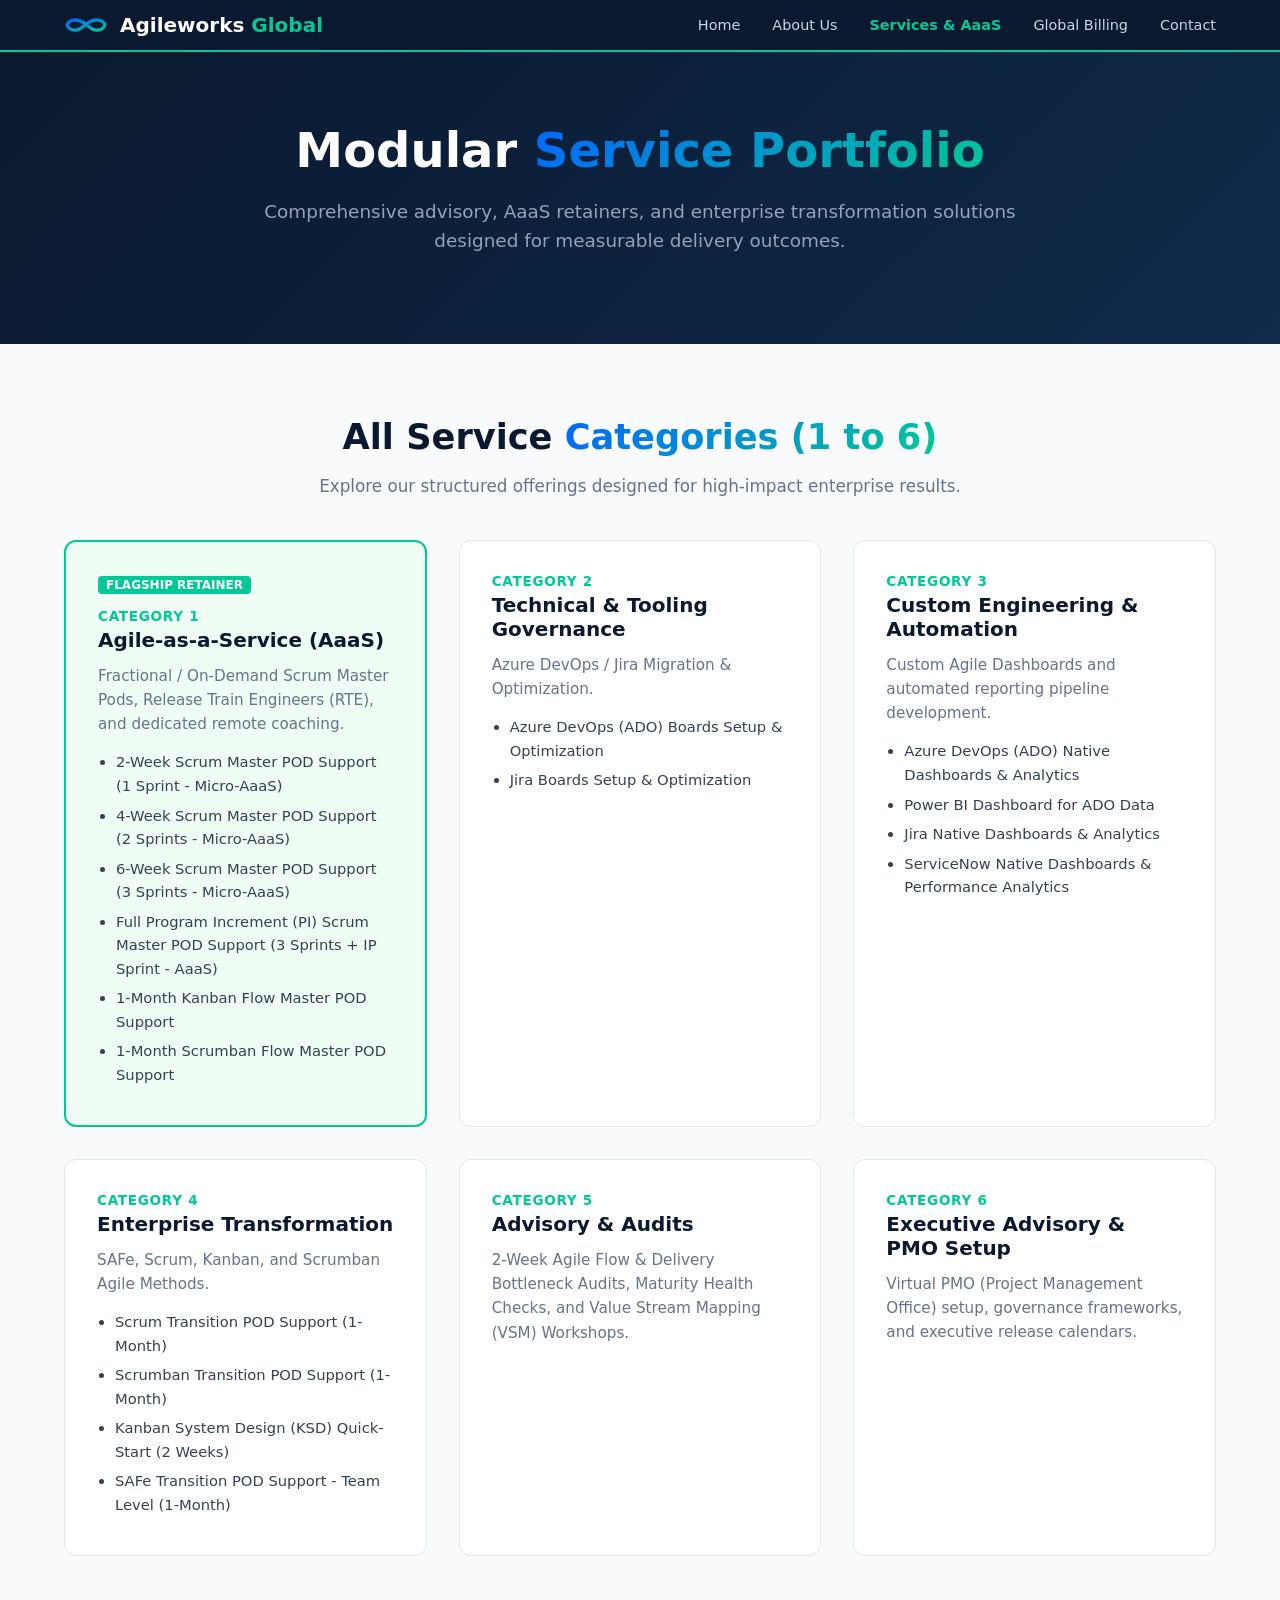
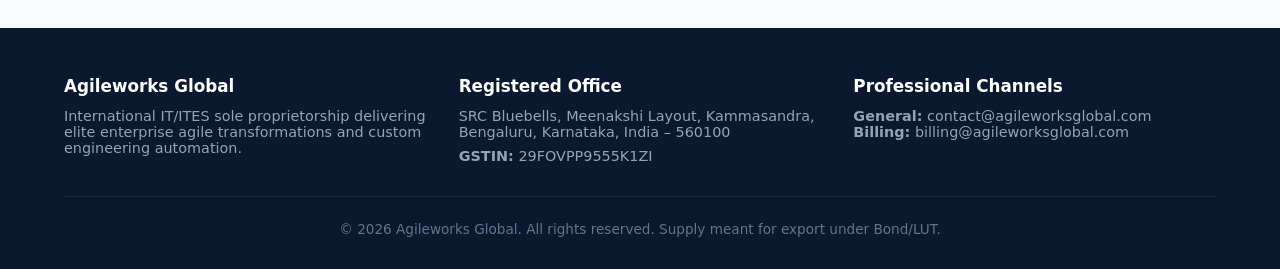
<file: services.html>
<!DOCTYPE html>
<html lang="en">
<head>
  <meta charset="UTF-8">
  <meta name="viewport" content="width=device-width, initial-scale=1.0">
  <title>Services &amp; AaaS | Agileworks Global</title>
  <link rel="stylesheet" href="css/style.css">
  <style>
    /* Custom inline styles for category tag, service lists, and green card hover effect */
    .service-card {
      transition: all 0.3s ease-in-out;
      cursor: pointer;
    }
    .service-card:hover {
      border-color: #00C896 !important;
      box-shadow: 0 10px 25px -5px rgba(0, 200, 150, 0.15);
    }
    .category-label {
      display: block;
      font-size: 0.85rem;
      font-weight: 700;
      color: #00C896;
      letter-spacing: 0.05em;
      margin-bottom: 4px;
      text-transform: uppercase;
    }
    .service-items-list {
      margin-top: 14px;
      padding-left: 18px;
      font-size: 0.92rem;
      line-height: 1.6;
    }
    .service-items-list li {
      margin-bottom: 6px;
    }
  </style>
</head>
<body>

  <header>
    <a href="index.html" class="logo-container">
      <svg xmlns="http://www.w3.org/2000/svg" viewBox="0 0 110 50" width="44" height="22">
        <defs>
          <linearGradient id="infGrad" x1="0%" y1="0%" x2="100%" y2="100%">
            <stop offset="0%" stop-color="#0066FF"/>
            <stop offset="100%" stop-color="#00C896"/>
          </linearGradient>
        </defs>
        <path d="M 28,12 C 15,12 8,20 8,25 C 8,30 15,38 28,38 C 41,38 48,28 56,22 C 64,16 71,12 82,12 C 95,12 102,20 102,25 C 102,30 95,38 82,38 C 69,38 62,28 54,22 C 46,16 41,12 28,12 Z" fill="none" stroke="url(#infGrad)" stroke-width="8" stroke-linecap="round"/>
      </svg>
      <span class="logo-text">Agileworks <span>Global</span></span>
    </a>
    <nav>
      <a href="index.html">Home</a>
      <a href="about.html">About Us</a>
      <a href="services.html" class="active">Services &amp; AaaS</a>
      <a href="global.html">Global Billing</a>
      <a href="contact.html">Contact</a>
    </nav>
  </header>

  <main>
    <section class="hero">
      <h1>
        Modular <span class="gradient-text">Service Portfolio</span>
      </h1>
      <p>Comprehensive advisory, AaaS retainers, and enterprise transformation solutions designed for measurable delivery outcomes.</p>
    </section>

    <section class="bg-slate">
      <div class="container">
        <h2 class="section-title">
          All Service <span class="gradient-text">Categories (1 to 6)</span>
        </h2>
        <p class="section-subtitle">Explore our structured offerings designed for high-impact enterprise results.</p>
        
        <div class="services-grid">
          <!-- Category 1 -->
          <div class="service-card aaas-highlight">
            <div>
              <span class="tag-flagship">Flagship Retainer</span>
              <span class="category-label" style="margin-top: 6px;">Category 1</span>
              <h3 style="margin-top: 0;">Agile-as-a-Service (AaaS)</h3>
              <p>Fractional / On-Demand Scrum Master Pods, Release Train Engineers (RTE), and dedicated remote coaching.</p>
              <ul class="service-items-list">
                <li>2-Week Scrum Master POD Support (1 Sprint - Micro-AaaS)</li>
                <li>4-Week Scrum Master POD Support (2 Sprints - Micro-AaaS)</li>
                <li>6-Week Scrum Master POD Support (3 Sprints - Micro-AaaS)</li>
                <li>Full Program Increment (PI) Scrum Master POD Support (3 Sprints + IP Sprint - AaaS)</li>
                <li>1-Month Kanban Flow Master POD Support</li>
                <li>1-Month Scrumban Flow Master POD Support</li>
              </ul>
            </div>
          </div>
          
          <!-- Category 2 -->
          <div class="service-card">
            <div>
              <span class="category-label">Category 2</span>
              <h3 style="margin-top: 0;">Technical &amp; Tooling Governance</h3>
              <p>Azure DevOps / Jira Migration &amp; Optimization.</p>
              <ul class="service-items-list">
                <li>Azure DevOps (ADO) Boards Setup &amp; Optimization</li>
                <li>Jira Boards Setup &amp; Optimization</li>
              </ul>
            </div>
          </div>
          
          <!-- Category 3 -->
          <div class="service-card">
            <div>
              <span class="category-label">Category 3</span>
              <h3 style="margin-top: 0;">Custom Engineering &amp; Automation</h3>
              <p>Custom Agile Dashboards and automated reporting pipeline development.</p>
              <ul class="service-items-list">
                <li>Azure DevOps (ADO) Native Dashboards &amp; Analytics</li>
                <li>Power BI Dashboard for ADO Data</li>
                <li>Jira Native Dashboards &amp; Analytics</li>
                <li>ServiceNow Native Dashboards &amp; Performance Analytics</li>
              </ul>
            </div>
          </div>
          
          <!-- Category 4 -->
          <div class="service-card">
            <div>
              <span class="category-label">Category 4</span>
              <h3 style="margin-top: 0;">Enterprise Transformation</h3>
              <p>SAFe, Scrum, Kanban, and Scrumban Agile Methods.</p>
              <ul class="service-items-list">
                <li>Scrum Transition POD Support (1-Month)</li>
                <li>Scrumban Transition POD Support (1-Month)</li>
                <li>Kanban System Design (KSD) Quick-Start (2 Weeks)</li>
                <li>SAFe Transition POD Support - Team Level (1-Month)</li>
              </ul>
            </div>
          </div>
          
          <!-- Category 5 -->
          <div class="service-card">
            <div>
              <span class="category-label">Category 5</span>
              <h3 style="margin-top: 0;">Advisory &amp; Audits</h3>
              <p>2-Week Agile Flow &amp; Delivery Bottleneck Audits, Maturity Health Checks, and Value Stream Mapping (VSM) Workshops.</p>
            </div>
          </div>
          
          <!-- Category 6 -->
          <div class="service-card">
            <div>
              <span class="category-label">Category 6</span>
              <h3 style="margin-top: 0;">Executive Advisory &amp; PMO Setup</h3>
              <p>Virtual PMO (Project Management Office) setup, governance frameworks, and executive release calendars.</p>
            </div>
          </div>
        </div>
      </div>
    </section>
  </main>

  <footer>
    <div class="footer-grid">
      <div>
        <h4>Agileworks Global</h4>
        <p>International IT/ITES sole proprietorship delivering elite enterprise agile transformations and custom engineering automation.</p>
      </div>
      <div>
        <h4>Registered Office</h4>
        <p>SRC Bluebells, Meenakshi Layout, Kammasandra, Bengaluru, Karnataka, India – 560100</p>
        <p style="margin-top: 0.5rem;"><strong>GSTIN:</strong> 29FOVPP9555K1ZI</p>
      </div>
      <div>
        <h4>Professional Channels</h4>
        <p><strong>General:</strong> contact@agileworksglobal.com</p>
        <p><strong>Billing:</strong> billing@agileworksglobal.com</p>
      </div>
    </div>
    <div class="footer-bottom">
      &copy; 2026 Agileworks Global. All rights reserved. Supply meant for export under Bond/LUT.
    </div>
  </footer>

</body>
</html>
</file>
<file: css/style.css>
:root {
  --primary-dark: #0A192F;
  --primary-navy: #0F2A4A;
  --brand-blue: #0066FF;
  --brand-teal: #00C896;
  --slate-light: #F8FAFC;
  --text-dark: #334155;
  --text-muted: #64748B;
  --border-color: #E2E8F0;
}

* {
  box-sizing: border-box;
  margin: 0;
  padding: 0;
  font-family: 'Inter', system-ui, -apple-system, BlinkMacSystemFont, "Segoe UI", Roboto, sans-serif;
}

body {
  background-color: var(--primary-dark);
  color: var(--text-dark);
  display: flex;
  flex-direction: column;
  min-height: 100vh;
}

main {
  flex: 1;
}

/* Header & Nav */
header {
  background: var(--primary-dark);
  color: #FFFFFF;
  padding: 0.8rem 5%;
  display: flex;
  justify-content: space-between;
  align-items: center;
  position: sticky;
  top: 0;
  z-index: 1000;
  box-shadow: 0 2px 0 0 var(--brand-teal);
}

.logo-container {
  display: flex;
  align-items: center;
  gap: 12px;
  text-decoration: none;
}

.logo-text {
  font-size: 1.25rem;
  font-weight: 700;
  color: #FFFFFF;
}

.logo-text span {
  color: var(--brand-teal);
}

nav {
  display: flex;
  align-items: center;
}

nav a {
  color: #CBD5E1;
  text-decoration: none;
  margin-left: 2rem;
  font-size: 0.9rem;
  font-weight: 500;
  transition: color 0.2s ease;
}

nav a:hover,
nav a.active {
  color: var(--brand-teal);
  font-weight: 600;
}

/* Hero Section */
.hero {
  background: linear-gradient(135deg, var(--primary-dark), var(--primary-navy));
  color: #FFFFFF;
  padding: 4.5rem 5% 3.5rem 5%;
  text-align: center;
}

.hero h1 {
  font-size: 3rem;
  font-weight: 800;
  margin-bottom: 1.2rem;
  color: #FFFFFF;
}

.hero h1 span,
.gradient-text {
  background: linear-gradient(135deg, var(--brand-blue), var(--brand-teal));
  -webkit-background-clip: text;
  background-clip: text;
  color: transparent;
  -webkit-text-fill-color: transparent;
}

.hero p {
  font-size: 1.15rem;
  max-width: 800px;
  margin: 0 auto 2rem auto;
  color: #94A3B8;
  line-height: 1.6;
}

/* Buttons */
.btn-group {
  display: flex;
  gap: 1rem;
  justify-content: center;
  flex-wrap: wrap;
}

.btn-primary {
  background: linear-gradient(135deg, var(--brand-blue), var(--brand-teal));
  color: #FFFFFF;
  padding: 0.8rem 2rem;
  font-size: 0.95rem;
  font-weight: 600;
  border: none;
  border-radius: 6px;
  cursor: pointer;
  text-decoration: none;
  display: inline-block;
  box-shadow: 0 4px 14px rgba(0, 200, 150, 0.3);
  transition: opacity 0.2s ease;
}

.btn-primary:hover {
  opacity: 0.92;
}

.btn-outline {
  background: transparent;
  border: 2px solid var(--brand-teal);
  color: #FFFFFF;
  padding: 0.8rem 2rem;
  font-size: 0.95rem;
  font-weight: 600;
  border-radius: 6px;
  text-decoration: none;
  display: inline-block;
  transition: all 0.2s ease;
}

.btn-outline:hover {
  background: rgba(0, 200, 150, 0.1);
}

/* Layout & Containers */
section {
  padding: 4.5rem 5%;
  background-color: #FFFFFF;
}

.bg-slate {
  background-color: var(--slate-light);
}

.container {
  max-width: 1200px;
  margin: 0 auto;
}

h2.section-title {
  font-size: 2.2rem;
  color: var(--primary-dark);
  text-align: center;
  margin-bottom: 1rem;
  font-weight: 700;
}

p.section-subtitle {
  text-align: center;
  color: var(--text-muted);
  margin-bottom: 2.5rem;
  font-size: 1.05rem;
  line-height: 1.6;
}

/* Grids & Cards */
.grid-2 {
  display: grid;
  grid-template-columns: 1fr 1fr;
  gap: 2rem;
  align-items: stretch;
}

.card {
  background: var(--slate-light);
  border: 1px solid var(--border-color);
  border-radius: 12px;
  padding: 2rem;
  box-shadow: 0 4px 6px -1px rgba(0, 0, 0, 0.02);
  display: flex;
  flex-direction: column;
  justify-content: space-between;
}

.card h3 {
  color: var(--primary-dark);
  font-size: 1.3rem;
  margin-bottom: 0.8rem;
}

.card p {
  color: var(--text-muted);
  line-height: 1.6;
  font-size: 0.95rem;
}

.badge-list {
  display: flex;
  flex-wrap: wrap;
  gap: 8px;
  margin-top: 1.2rem;
}

.badge {
  background: #E2E8F0;
  color: var(--primary-dark);
  padding: 4px 12px;
  border-radius: 20px;
  font-size: 0.85rem;
  font-weight: 600;
}

/* Services Grid */
.services-grid {
  display: grid;
  grid-template-columns: repeat(auto-fit, minmax(320px, 1fr));
  gap: 2rem;
}

.service-card {
  background: #FFFFFF;
  border: 1px solid var(--border-color);
  border-radius: 12px;
  padding: 2rem;
  display: flex;
  flex-direction: column;
  justify-content: space-between;
}

.service-card h3 {
  color: var(--primary-dark);
  font-size: 1.25rem;
  margin-bottom: 0.75rem;
}

.service-card p {
  font-size: 0.95rem;
  color: var(--text-muted);
  line-height: 1.6;
}

.service-card.aaas-highlight {
  border: 2px solid var(--brand-teal);
  background: #F0FDF4;
}

.tag-flagship {
  background: var(--brand-teal);
  color: #FFF;
  font-size: 0.75rem;
  padding: 2px 8px;
  border-radius: 4px;
  font-weight: 700;
  text-transform: uppercase;
  display: inline-block;
  margin-bottom: 8px;
}

/* Responsive YouTube Embeds */
.video-container {
  position: relative;
  padding-bottom: 56.25%; /* 16:9 Aspect Ratio */
  height: 0;
  overflow: hidden;
  border-radius: 8px;
  margin-top: 1.5rem;
  background-color: #0F172A;
  border: 1px solid var(--border-color);
}

.video-container iframe {
  position: absolute;
  top: 0;
  left: 0;
  width: 100%;
  height: 100%;
  border: 0;
}

/* Global Markets Grid */
.corridors-grid {
  display: grid;
  grid-template-columns: repeat(auto-fit, minmax(320px, 1fr));
  gap: 2rem;
  margin-bottom: 3.5rem;
}

.corridor-card {
  background: var(--slate-light);
  border: 1px solid var(--border-color);
  border-radius: 12px;
  padding: 2rem;
}

.corridor-card h3 {
  color: var(--primary-dark);
  font-size: 1.25rem;
  margin-bottom: 0.8rem;
  display: flex;
  align-items: center;
  gap: 8px;
}

.corridor-card p {
  font-size: 0.95rem;
  color: var(--text-muted);
  line-height: 1.6;
}

.pillars-card {
  background: #FFFFFF;
  border: 1px solid var(--border-color);
  border-radius: 12px;
  padding: 2.5rem;
  max-width: 1000px;
  margin: 0 auto;
}

.pillars-card h3 {
  color: var(--primary-dark);
  font-size: 1.4rem;
  margin-bottom: 1.5rem;
}

.pillar-item {
  margin-bottom: 1.5rem;
  line-height: 1.6;
}

.pillar-item strong {
  display: block;
  color: var(--primary-dark);
  font-size: 1.05rem;
  margin-bottom: 0.25rem;
}

.pillar-item p {
  color: var(--text-dark);
}

/* Form Styles */
.form-card {
  background: #FFFFFF;
  max-width: 750px;
  margin: 0 auto;
  border: 1px solid var(--border-color);
  border-radius: 12px;
  padding: 2.5rem;
}

.form-group {
  margin-bottom: 1.2rem;
}

.form-group label {
  display: block;
  font-weight: 600;
  margin-bottom: 0.5rem;
  font-size: 0.9rem;
  color: var(--primary-dark);
}

.form-group input,
.form-group select,
.form-group textarea {
  width: 100%;
  padding: 0.8rem;
  border: 1px solid var(--border-color);
  border-radius: 6px;
  font-size: 0.95rem;
  background-color: #FFFFFF;
}

.form-group input:focus,
.form-group select:focus,
.form-group textarea:focus {
  outline: none;
  border-color: var(--brand-teal);
  box-shadow: 0 0 0 3px rgba(0, 200, 150, 0.15);
}

/* Footer */
footer {
  background: var(--primary-dark);
  color: #94A3B8;
  padding: 3rem 5% 2rem 5%;
  font-size: 0.9rem;
  margin-top: auto;
}

.footer-grid {
  display: grid;
  grid-template-columns: repeat(auto-fit, minmax(250px, 1fr));
  gap: 2rem;
  max-width: 1200px;
  margin: 0 auto 2rem auto;
}

.footer-grid h4 {
  color: #FFFFFF;
  margin-bottom: 0.8rem;
  font-size: 1.05rem;
}

.footer-bottom {
  text-align: center;
  border-top: 1px solid #1E293B;
  padding-top: 1.5rem;
  color: #64748B;
  font-size: 0.85rem;
}

@media (max-width: 768px) {
  .grid-2 {
    grid-template-columns: 1fr !important;
  }
  .hero h1 {
    font-size: 2.2rem;
  }
  nav a {
    margin-left: 1rem;
    font-size: 0.85rem;
  }
}
</file>
